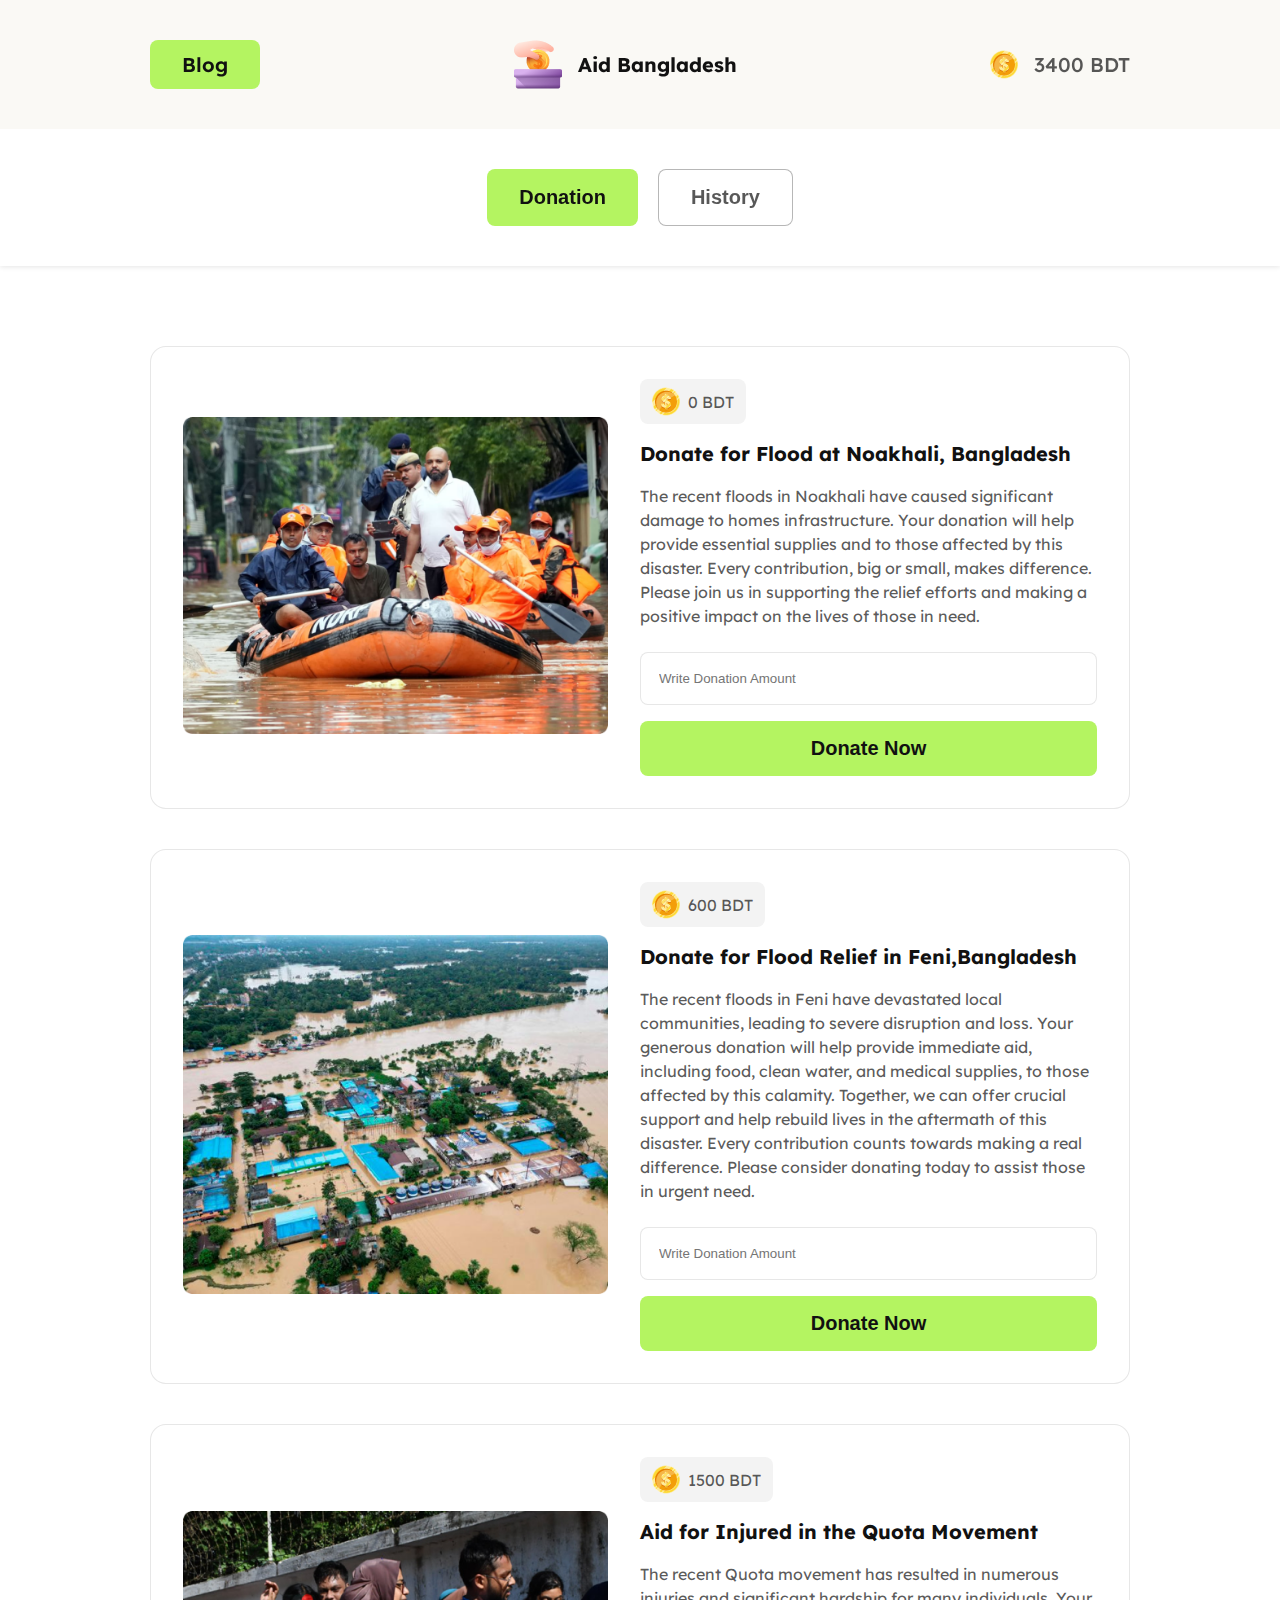
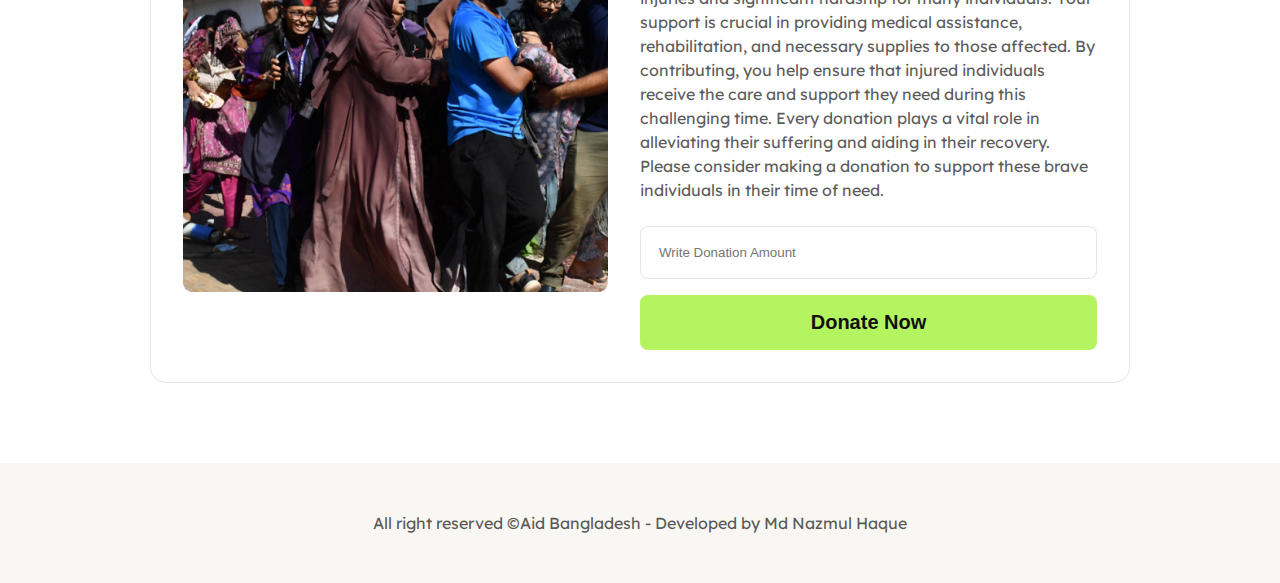
<file: index.html>
<!DOCTYPE html>
<html lang="en">
  <head>
    <meta charset="UTF-8" />
    <meta name="viewport" content="width=device-width, initial-scale=1.0" />
    <title>Aid Bangladesh</title>
    <!-- Linking Google Fonts -->
    <link rel="preconnect" href="https://fonts.googleapis.com" />
    <link rel="preconnect" href="https://fonts.gstatic.com" crossorigin />
    <link
      href="https://fonts.googleapis.com/css2?family=Lexend:wght@100..900&display=swap"
      rel="stylesheet"
    />
    <!-- Linking Custom CSS -->
    <link rel="stylesheet" href="css/styles.css" />
  </head>
  <body>
    <header>
      <section class="page-intro">
        <a id="blog" href="blog.html" class="btn btn-primary">Blog</a>
        <div class="brand">
          <img src="images/logo.png" alt="logo" />
          <h5>Aid Bangladesh</h5>
        </div>
        <div class="funds">
          <img src="images/coin.png" alt="Dollar Logo" />
          <h6><span id="fund-available"></span> BDT</h6>
        </div>
      </section>
      <section class="actions">
        <button id="donation-btn" class="btn btn-primary pad-small">
          Donation
        </button>
        <button id="history-btn" class="btn btn-outlined pad-small">
          History
        </button>
      </section>
    </header>
    <main id="main-content">
      <section id="campaign-container" class="donation-campaigns">
        <!-- Card Start -->
        <div class="donation-card">
          <div class="donation-card-img">
            <img src="images/noakhali.png" alt="Flood In Noakhali Image" />
          </div>
          <div class="donation-card-content">
            <div class="donation-status">
              <img src="images/coin.png" alt="dollar image" />
              <p><span class="donation-amount">0</span> BDT</p>
            </div>
            <h5>Donate for Flood at Noakhali, Bangladesh</h5>
            <p>
              The recent floods in Noakhali have caused significant damage to
              homes infrastructure. Your donation will help provide essential
              supplies and to those affected by this disaster. Every
              contribution, big or small, makes difference. Please join us in
              supporting the relief efforts and making a positive impact on the
              lives of those in need.
            </p>
            <input
              class="donate-input"
              type="number"
              placeholder="Write Donation Amount"
            />
            <button class="btn btn-primary pad-small">Donate Now</button>
          </div>
        </div>
        <!-- End Of Card -->
        <!-- Card Start -->
        <div class="donation-card">
          <div class="donation-card-img">
            <img src="images/feni.png" alt="Flood In Feni Image" />
          </div>
          <div class="donation-card-content">
            <div class="donation-status">
              <img src="images/coin.png" alt="dollar image" />
              <p><span class="donation-amount">600</span> BDT</p>
            </div>
            <h5>Donate for Flood Relief in Feni,Bangladesh</h5>
            <p>
              The recent floods in Feni have devastated local communities,
              leading to severe disruption and loss. Your generous donation will
              help provide immediate aid, including food, clean water, and
              medical supplies, to those affected by this calamity. Together, we
              can offer crucial support and help rebuild lives in the aftermath
              of this disaster. Every contribution counts towards making a real
              difference. Please consider donating today to assist those in
              urgent need.
            </p>
            <input
              class="donate-input"
              type="number"
              placeholder="Write Donation Amount"
            />
            <button class="btn btn-primary pad-small">Donate Now</button>
          </div>
        </div>
        <!-- End Of Card -->
        <!-- Card Start -->
        <div class="donation-card">
          <div class="donation-card-img">
            <img
              src="images/quota-protest.png"
              alt="Affected Quota Protestor'Image"
            />
          </div>
          <div class="donation-card-content">
            <div class="donation-status">
              <img src="images/coin.png" alt="dollar image" />
              <p><span class="donation-amount">1500</span> BDT</p>
            </div>
            <h5>Aid for Injured in the Quota Movement</h5>
            <p>
              The recent Quota movement has resulted in numerous injuries and
              significant hardship for many individuals. Your support is crucial
              in providing medical assistance, rehabilitation, and necessary
              supplies to those affected. By contributing, you help ensure that
              injured individuals receive the care and support they need during
              this challenging time. Every donation plays a vital role in
              alleviating their suffering and aiding in their recovery. Please
              consider making a donation to support these brave individuals in
              their time of need.
            </p>
            <input
              class="donate-input"
              type="number"
              placeholder="Write Donation Amount"
            />
            <button class="btn btn-primary pad-small">Donate Now</button>
          </div>
        </div>
        <!-- End Of Card -->
      </section>
      <section id="history-container"></section>
    </main>
    <!-- Modal Overlay -->
    <div class="modal-overlay"></div>
    <!-- Modal -->
    <section class="modal" id="donation-modal" style="display: none">
      <h2>Congrats!!</h2>
      <img src="images/coin.png" alt="dollar image" />
      <p>You have donated for mankind</p>
      <h5>Successfully!</h5>
      <button class="btn btn-close pad-small" id="close-modal">
        Close Confirmation
      </button>
    </section>
    <footer>
      <p>
        All right reserved &copy;Aid Bangladesh - Developed by Md Nazmul Haque
      </p>
    </footer>
    <!-- Linking Custom JavaScript -->
    <script src="js/script.js"></script>
  </body>
</html>
</file>
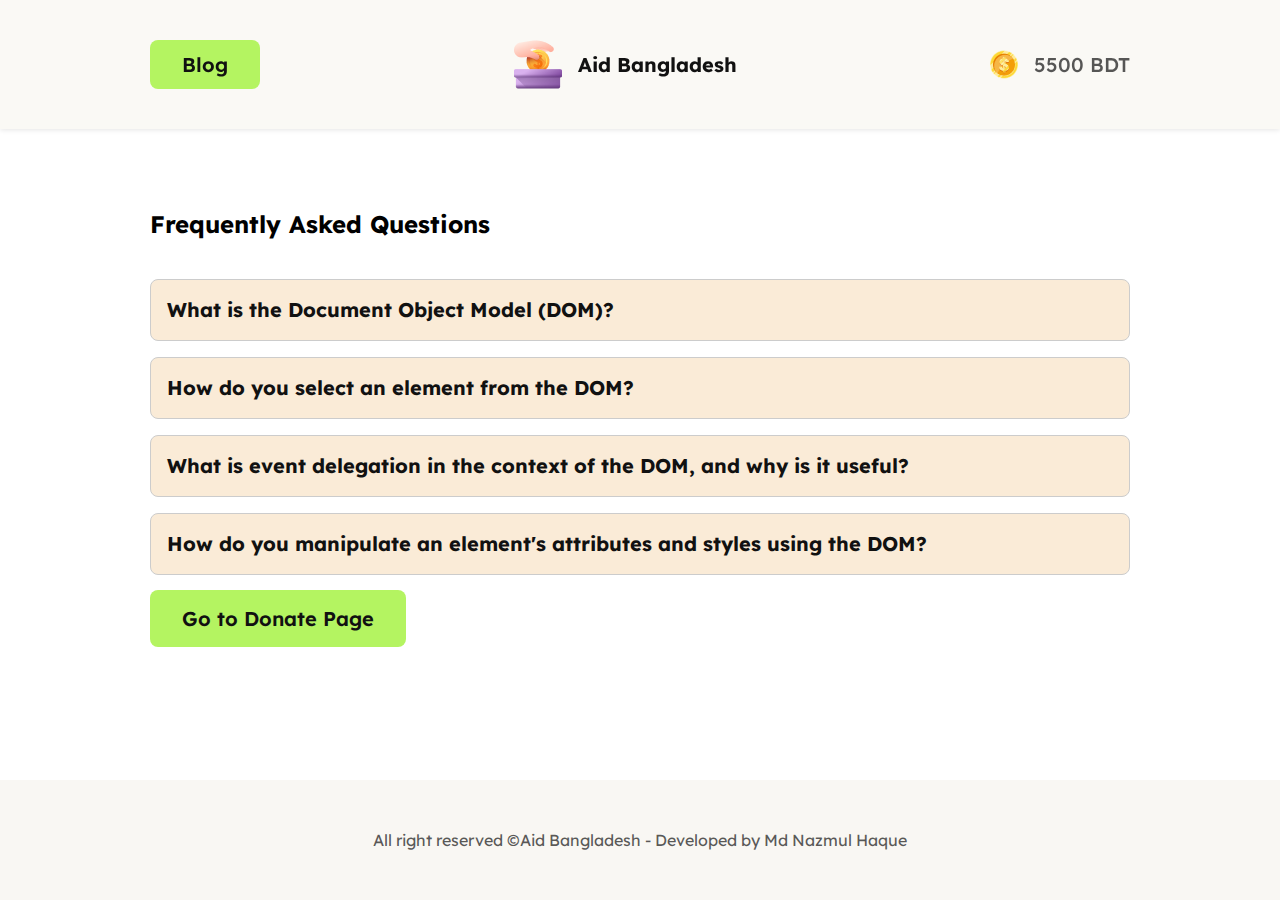
<file: blog.html>
<!DOCTYPE html>
<html lang="en">
  <head>
    <meta charset="UTF-8" />
    <meta name="viewport" content="width=device-width, initial-scale=1.0" />
    <title>Blog | DOM QnA</title>
    <!-- Linking Google Fonts -->
    <link rel="preconnect" href="https://fonts.googleapis.com" />
    <link rel="preconnect" href="https://fonts.gstatic.com" crossorigin />
    <link
      href="https://fonts.googleapis.com/css2?family=Lexend:wght@100..900&display=swap"
      rel="stylesheet"
    />
    <!-- Linking Custom CSS -->
    <link rel="stylesheet" href="css/styles.css" />
    <link rel="stylesheet" href="css/blog-styles.css" />
  </head>
  <body>
    <header>
      <section class="page-intro">
        <a id="blog" href="blog.html" class="btn btn-primary">Blog</a>
        <div class="brand">
          <img src="images/logo.png" alt="logo" />
          <h5>Aid Bangladesh</h5>
        </div>
        <div class="funds">
          <img src="images/coin.png" alt="Dollar Logo" />
          <h6><span id="fund-available">5500</span> BDT</h6>
        </div>
      </section>
    </header>
    <main>
      <h2>Frequently Asked Questions</h2>
      <section class="faq">
        <div class="faq-container">
          <h5 class="faq-question">What is the Document Object Model (DOM)?</h5>
          <p class="faq-answer">
            DOM (Document Object Model) is a programming interface that
            represents an HTML document as a tree of objects.
          </p>
        </div>
        <div class="faq-container">
          <h5 class="faq-question">
            How do you select an element from the DOM?
          </h5>
          <p class="faq-answer">
            We can select elements from the DOM using methods provided by the
            `document` object. For instance:getElementById('id'),
            querySelector('selector'), querySelectorAll('selector'),
            getElementsByClassName('className'),
            document.getElementsByTagName('tagName') etc.
          </p>
        </div>
        <div class="faq-container">
          <h5 class="faq-question">
            What is event delegation in the context of the DOM, and why is it
            useful?
          </h5>
          <p class="faq-answer">
            Event delegation is attaching an event listener to a parent element
            to handle events for all its child elements. This reduces code
            redundancy, event handlers, and memory consumption.
          </p>
        </div>
        <div class="faq-container">
          <h5 class="faq-question">
            How do you manipulate an element's attributes and styles using the
            DOM?
          </h5>
          <p class="faq-answer">
            We can manipulate an element's attributes and styles using
            getAttribute(), setAttribute(), classList.add(), classList.remove(),
            classList.toggle() methods etc.
          </p>
        </div>
      </section>
      <p class="link-back-home">
        <a class="btn btn-primary pad-small" href="index.html"
          >Go to Donate Page</a
        >
      </p>
    </main>
    <footer>
      <p>
        All right reserved &copy;Aid Bangladesh - Developed by Md Nazmul Haque
      </p>
    </footer>

    <!-- Linking Custom JavaScript -->
    <script src="js/blog-script.js"></script>
  </body>
</html>
</file>
<file: css/blog-styles.css>
*,
*::before,
*::after {
  margin: 0;
  padding: 0;
  box-sizing: border-box;
}

h2 {
  margin-bottom: 2.5rem;
}

.faq {
  display: flex;
  flex-direction: column;
  gap: 1rem;
}
.faq-container {
  display: flex;
  flex-direction: column;
  justify-content: center;
  gap: 1rem;
  border: 1px solid #ccc;
  padding: 1rem;
  background-color: antiquewhite;
  border-radius: 0.5rem;
}
.faq-question {
  cursor: pointer;
}
.faq-answer {
  display: none;
  padding-top: 0.5rem;
}
.open .faq-answer {
  display: block;
}

a {
  text-decoration: none;
  font-weight: bold;
  color: white;
}
.link-back-home {
  margin-top: 2rem;
}

/* responsive styles */
@media all and (max-width: 440px) {
  h2 {
    margin-bottom: 2rem;
  }
  .link-back-home {
    margin-top: 3rem;
  }
}
</file>
<file: css/styles.css>
/* Reset Styles */
*,
*::before,
*::after {
  margin: 0;
  padding: 0;
  box-sizing: border-box;
}

/* General Styles */
html {
  scroll-behavior: smooth;
}
body {
  display: flex;
  flex-direction: column;
  font-family: 'Lexend', sans-serif;
  min-height: 100vh;
  max-width: 1440px;
  width: 100%;
  margin: 0 auto;
}

/* Common Styles */
p,
p span {
  color: rgba(17, 17, 17, 0.7);
  font-size: 1rem;
  font-weight: 400;
  line-height: 1.5rem;
}
h5 {
  color: #111;
  font-size: 1.25rem;
  font-weight: 700;
  line-height: 1.75rem;
}
h6,
h6 span {
  color: rgba(17, 17, 17, 0.7);
  font-size: 1.25rem;
  font-weight: 500;
}

/* Utility Class */
.btn {
  border-radius: 0.5rem;
  cursor: pointer;
  font-size: 1.25rem;
  font-weight: 600;
  text-align: center;
  transition: 1s;
}
.btn-primary {
  background: #b4f461;
  border: none;
  color: #111;
}
.btn-outlined {
  background-color: #fff;
  border: 1px solid rgba(17, 17, 17, 0.3);
  color: rgba(17, 17, 17, 0.7);
}
.btn-primary:hover,
.btn-outlined:hover {
  background: #f39e09;
  color: #fff;
}
.pad-small {
  padding: 1rem 2rem;
}

/* Header Styles */
header {
  position: sticky;
  top: 0;
  z-index: 101;
  backdrop-filter: blur(10px);
  box-shadow: 0 1px 5px rgba(0, 0, 0, 0.1);
}
.page-intro {
  background-color: rgba(249, 247, 243, 0.8);
  display: flex;
  justify-content: space-between;
  align-items: center;
  padding: 40px 150px;
}
#blog {
  padding: 0.75rem 2rem;
  text-decoration: none;
}
.brand,
.funds {
  display: flex;
  align-items: center;
  justify-content: center;
  gap: 1rem;
}
.actions {
  display: flex;
  justify-content: center;
  gap: 1.25rem;
  margin-top: 40px;
  margin-bottom: 40px;
}

/* Main Styles */
main {
  flex-grow: 1;
  margin-bottom: 80px;
  padding-left: 150px;
  padding-right: 150px;
  margin-top: 80px;
}
.donation-campaigns {
  display: flex;
  flex-direction: column;
  gap: 40px;
}
.donation-card {
  display: flex;
  align-items: center;
  gap: 2rem;
  background: #fff;
  border: 1px solid rgba(17, 17, 17, 0.1);
  border-radius: 1rem;
  padding: 2rem;
}
.donation-card-img {
  flex: 1;
  max-width: calc(50% - 2rem);
}
.donation-card-img img {
  width: 100%;
  height: auto;
}
.donation-card-content {
  flex: 1;
  display: flex;
  flex-direction: column;
  justify-content: space-between;
  gap: 1rem;
}
.donation-status {
  display: flex;
  align-items: center;
  gap: 0.5rem;
  background-color: rgba(17, 17, 17, 0.05);
  border-radius: 8px;
  max-width: fit-content;
  padding: 8px 12px;
}
.donate-input {
  background: #fff;
  border: 1px solid rgba(17, 17, 17, 0.1);
  border-radius: 0.5rem;
  padding: 18px;
  margin-top: 0.5rem;
  width: 100%;
}

/* History Styles */
#history-container {
  display: none;
  margin-top: 40px;
}
.history-item {
  background: #fff;
  border-radius: 1rem;
  border: 1px solid rgba(17, 17, 17, 0.1);
  display: flex;
  flex-direction: column;
  gap: 1rem;
  margin-bottom: 1.5rem;
  padding: 2rem;
}
#history-container .history-item:last-child {
  margin-bottom: 0;
}

/* Modal Styles */
.modal {
  position: fixed;
  top: 50%;
  left: 50%;
  transform: translate(-50%, -50%);
  display: flex;
  flex-direction: column;
  justify-content: center;
  align-items: center;
  text-align: center;
  gap: 1rem;
  background-color: #f9f7f3;
  border-radius: 1rem;
  box-shadow: 0 5px 15px rgba(0, 0, 0, 0.3);
  padding: 4rem 8rem;
  pointer-events: all;
  z-index: 1000;
}
.modal-overlay {
  position: fixed;
  top: 0;
  left: 0;
  width: 100%;
  height: 100%;
  background-color: rgba(0, 0, 0, 0.5);
  z-index: 999;
  display: none;
}
.btn-close {
  background: #f22626;
  border: none;
  color: #fff;
}
body.modal-open * {
  user-select: none;
}
#main-content.modal-blur {
  filter: blur(5px);
  pointer-events: none;
}

/* Footer Styles */
footer {
  background-color: #f9f7f3;
  display: flex;
  align-items: center;
  justify-content: center;
  padding-top: 3rem;
  padding-bottom: 3rem;
}

/* Responsive Styles */
@media all and (max-width: 992px) {
  .modal {
    padding: 2rem 4rem;
  }
}

@media all and (max-width: 768px) {
  .page-intro {
    padding: 2rem;
  }
  main {
    padding-left: 2rem;
    padding-right: 2rem;
  }
  .donation-card {
    flex-direction: column;
  }
  .donation-card-img {
    max-width: 100%;
  }
  .modal {
    padding: 4rem 2rem;
  }
}

@media all and (max-width: 576px) {
  .page-intro {
    padding: 1.25rem;
  }
  main {
    padding-left: 1.25rem;
    padding-right: 1.25rem;
  }
  .page-intro {
    flex-direction: column-reverse;
    justify-content: center;
    align-items: center;
    gap: 24px;
    padding: 40px;
  }
  .brand img {
    width: 50px;
    height: 50px;
  }
  .modal {
    padding: 2rem 1rem;
  }
  footer p {
    width: 60%;
    text-align: center;
  }
}

@media all and (max-width: 440px) {
  .actions {
    flex-direction: column;
    padding-left: 1.25rem;
    padding-right: 1.25rem;
  }
}

@media all and (max-width: 320px) {
  .h5 {
    font-size: 1rem;
  }
}
</file>
